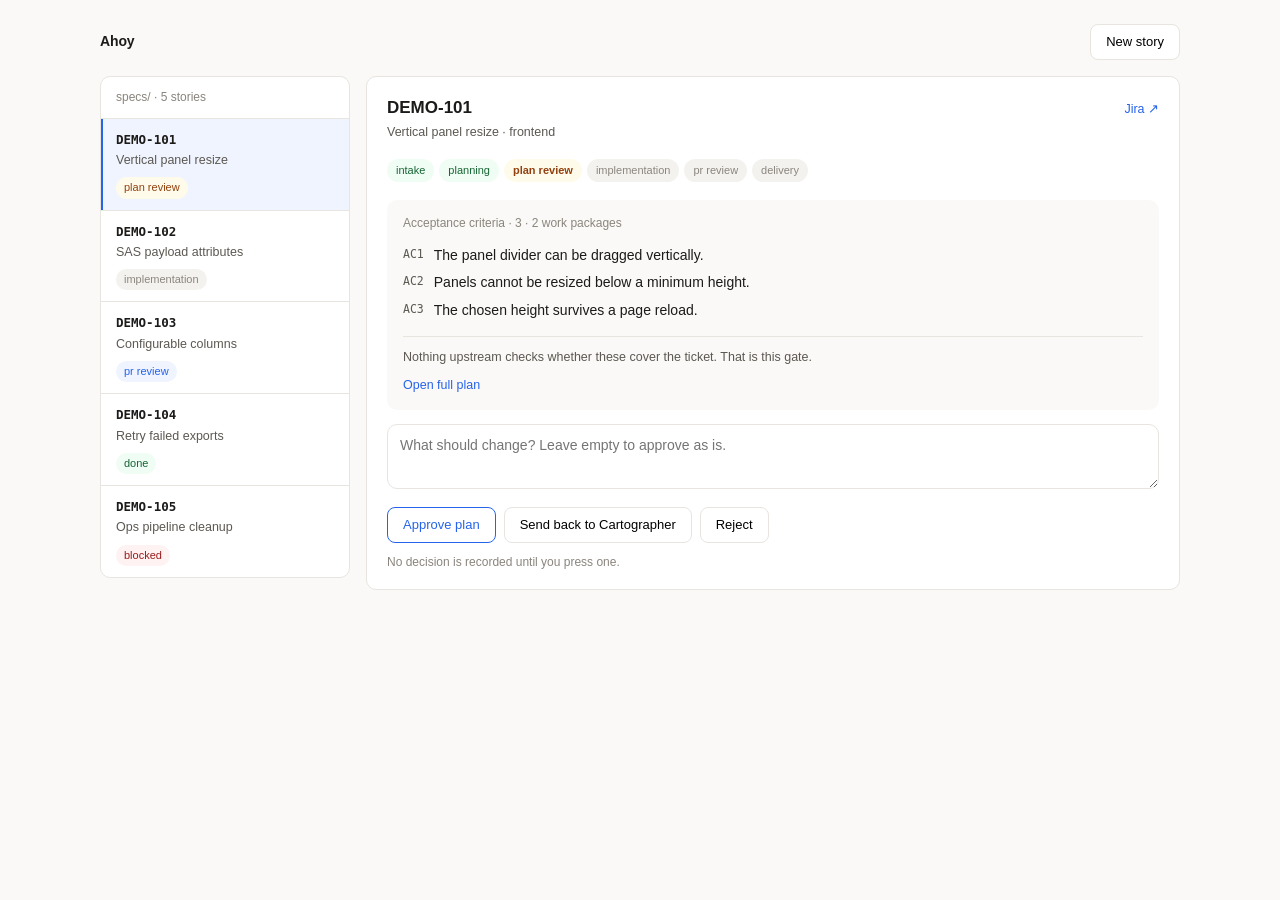
<file: web/mockup.html>
<!doctype html>
<meta charset="utf-8">
<title>Ahoy — target design</title>
<!--
  A STATIC MOCKUP of the intended design. Not the app.
  It is the visual target for bin/serve.js + web/ — match the spacing, the
  restraint and the colour language, then throw this file away.
-->
<style>
  :root{
    --bg:#faf9f7; --surface:#fff; --line:#e8e5e0;
    --text:#1c1b19; --text-2:#5c5852; --text-3:#8a857d;
    --accent:#2563eb; --accent-bg:#eff4ff;
    --ok:#166534; --ok-bg:#f0fdf4;
    --warn:#92400e; --warn-bg:#fffbeb;
    --bad:#991b1b; --bad-bg:#fef2f2;
    --r:10px;
    --mono:ui-monospace,SFMono-Regular,Menlo,monospace;
  }
  *{box-sizing:border-box}
  body{margin:0;padding:24px;background:var(--bg);color:var(--text);
       font:14px/1.55 -apple-system,BlinkMacSystemFont,"Segoe UI",Roboto,sans-serif}
  .wrap{max-width:1080px;margin:0 auto}
  .top{display:flex;align-items:center;justify-content:space-between;margin-bottom:16px}
  .brand{font-weight:600;letter-spacing:-0.01em}
  .grid{display:grid;grid-template-columns:250px 1fr;gap:16px;align-items:start}
  .card{background:var(--surface);border:1px solid var(--line);border-radius:var(--r)}
  .list-head{padding:11px 15px;border-bottom:1px solid var(--line);
             font-size:12px;color:var(--text-3)}
  .row{padding:11px 15px;border-bottom:1px solid var(--line);cursor:pointer}
  .row:last-child{border-bottom:0}
  .row:hover{background:var(--bg)}
  .row.on{background:var(--accent-bg);box-shadow:inset 2px 0 0 var(--accent)}
  .key{font-family:var(--mono);font-size:12.5px;font-weight:600}
  .sub{font-size:12.5px;color:var(--text-2);margin:2px 0 6px}
  .badge{display:inline-block;font-size:11px;padding:2px 8px;border-radius:99px}
  .b-warn{background:var(--warn-bg);color:var(--warn)}
  .b-ok{background:var(--ok-bg);color:var(--ok)}
  .b-acc{background:var(--accent-bg);color:var(--accent)}
  .b-bad{background:var(--bad-bg);color:var(--bad)}
  .b-mute{background:#f4f2ef;color:var(--text-3)}
  .pad{padding:18px 20px}
  h1{font-size:17px;margin:0;font-weight:600}
  .strip{display:flex;gap:5px;flex-wrap:wrap;margin:16px 0 18px;font-size:11px}
  .step{padding:3px 9px;border-radius:99px;background:#f4f2ef;color:var(--text-3)}
  .step.done{background:var(--ok-bg);color:var(--ok)}
  .step.now{background:var(--warn-bg);color:var(--warn);font-weight:600}
  .panel{background:var(--bg);border-radius:var(--r);padding:14px 16px;margin-bottom:14px}
  .label{font-size:12px;color:var(--text-3);margin-bottom:9px}
  .ac{display:flex;gap:10px;padding:3px 0}
  .ac code{font-family:var(--mono);font-size:11.5px;color:var(--text-2);padding-top:1px}
  .note{font-size:12.5px;color:var(--text-2);margin-top:11px;padding-top:11px;
        border-top:1px solid var(--line)}
  a{color:var(--accent);text-decoration:none;font-size:12.5px}
  textarea{width:100%;border:1px solid var(--line);border-radius:var(--r);
           padding:10px 12px;font:inherit;resize:vertical;background:var(--surface)}
  textarea:focus{outline:2px solid var(--accent-bg);border-color:var(--accent)}
  .btns{display:flex;gap:8px;margin-top:11px;flex-wrap:wrap}
  button{font:inherit;font-size:13px;padding:7px 15px;border-radius:8px;
         border:1px solid var(--line);background:var(--surface);cursor:pointer}
  button:hover{background:var(--bg)}
  button.primary{border-color:var(--accent);color:var(--accent)}
  .fine{font-size:12px;color:var(--text-3);margin-top:10px}
</style>
<div class="wrap">
  <div class="top"><span class="brand">Ahoy</span><button>New story</button></div>
  <div class="grid">
    <div class="card">
      <div class="list-head">specs/ · 5 stories</div>
      <div class="row on"><div class="key">DEMO-101</div>
        <div class="sub">Vertical panel resize</div>
        <span class="badge b-warn">plan review</span></div>
      <div class="row"><div class="key">DEMO-102</div>
        <div class="sub">SAS payload attributes</div>
        <span class="badge b-mute">implementation</span></div>
      <div class="row"><div class="key">DEMO-103</div>
        <div class="sub">Configurable columns</div>
        <span class="badge b-acc">pr review</span></div>
      <div class="row"><div class="key">DEMO-104</div>
        <div class="sub">Retry failed exports</div>
        <span class="badge b-ok">done</span></div>
      <div class="row"><div class="key">DEMO-105</div>
        <div class="sub">Ops pipeline cleanup</div>
        <span class="badge b-bad">blocked</span></div>
    </div>

    <div class="card pad">
      <div style="display:flex;justify-content:space-between;align-items:baseline;gap:12px">
        <div><h1>DEMO-101</h1>
          <div class="sub" style="margin-bottom:0">Vertical panel resize · frontend</div></div>
        <a href="#">Jira ↗</a>
      </div>

      <div class="strip">
        <span class="step done">intake</span>
        <span class="step done">planning</span>
        <span class="step now">plan review</span>
        <span class="step">implementation</span>
        <span class="step">pr review</span>
        <span class="step">delivery</span>
      </div>

      <div class="panel">
        <div class="label">Acceptance criteria · 3 · 2 work packages</div>
        <div class="ac"><code>AC1</code><span>The panel divider can be dragged vertically.</span></div>
        <div class="ac"><code>AC2</code><span>Panels cannot be resized below a minimum height.</span></div>
        <div class="ac"><code>AC3</code><span>The chosen height survives a page reload.</span></div>
        <div class="note">Nothing upstream checks whether these cover the ticket. That is this gate.</div>
        <a href="#" style="display:inline-block;margin-top:9px">Open full plan</a>
      </div>

      <textarea rows="2" placeholder="What should change? Leave empty to approve as is."></textarea>
      <div class="btns">
        <button class="primary">Approve plan</button>
        <button>Send back to Cartographer</button>
        <button>Reject</button>
      </div>
      <div class="fine">No decision is recorded until you press one.</div>
    </div>
  </div>
</div>
</file>
